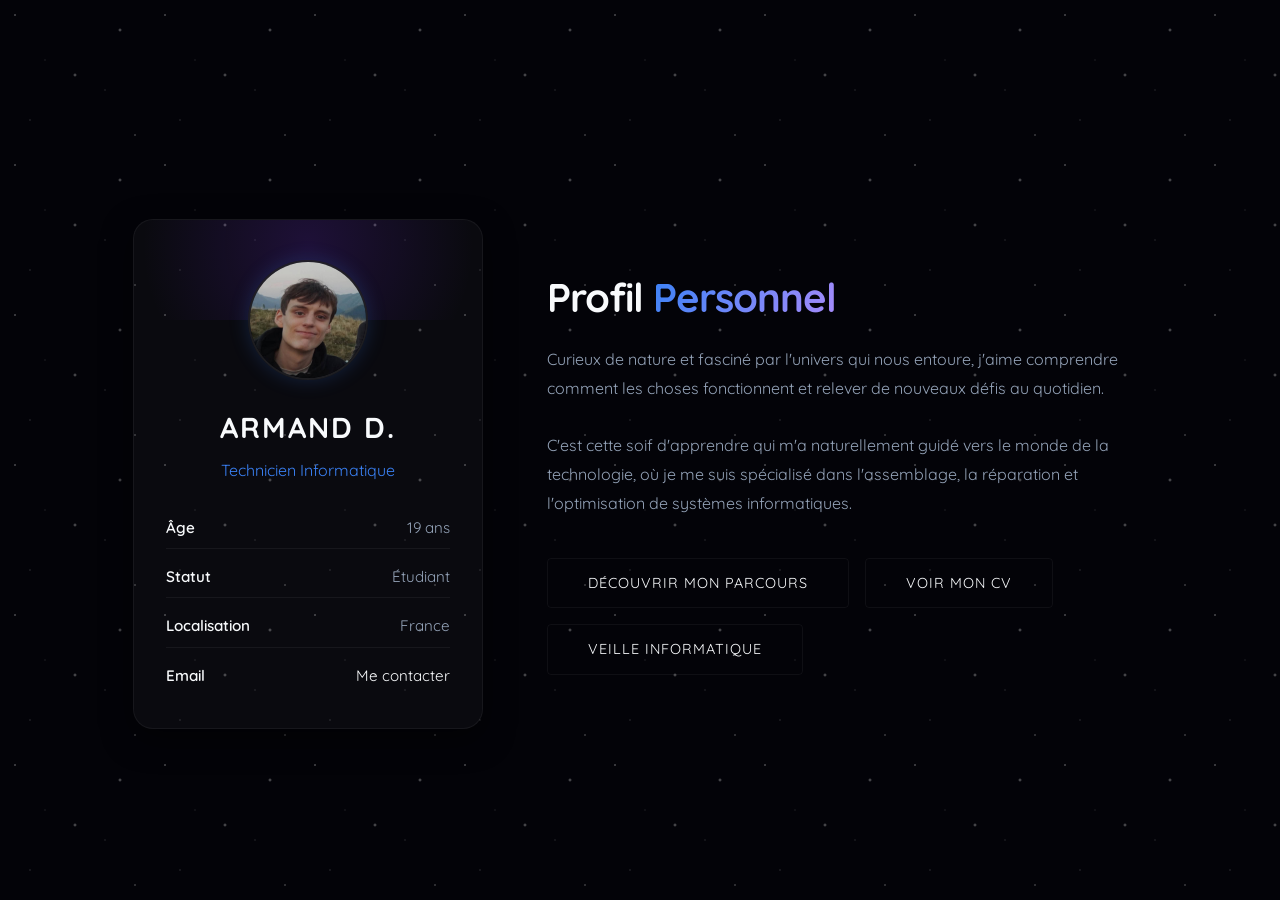
<file: index.html>
<!DOCTYPE html>
<html lang="fr">

<head>
    <meta charset="UTF-8">
    <meta name="viewport" content="width=device-width, initial-scale=1.0">
    <title>Armand | Portfolio</title>
    <link rel="preconnect" href="https://fonts.googleapis.com">
    <link rel="preconnect" href="https://fonts.gstatic.com" crossorigin>
    <link href="https://fonts.googleapis.com/css2?family=Quicksand:wght@400;500;600;700&display=swap" rel="stylesheet">
    <link rel="stylesheet" href="src/style.css">
    <script src="src/components.js"></script>
</head>

<body>

    <site-bg></site-bg>
    <site-nav></site-nav>

    <!-- 1. Qui je suis (À propos) -->


    <!-- 4. Logiciels et Systèmes d'Exploitation -->


    <!-- 5. Contact -->
    <section id="about">
        <div class="section-inner cv-container">
            <!-- Carte CV -->
            <div class="cv-card reveal">
                <div class="cv-photo">
                    <img src="src/FB_IMG_1776241751005.jpg" alt="Photo de profil Armand" />
                </div>
                <h2 class="cv-name">Armand D.</h2>
                <h3 class="cv-title">Technicien Informatique</h3>
                <ul class="cv-details">
                    <li><strong>Âge</strong> <span>19 ans</span></li>
                    <li><strong>Statut</strong> <span>Étudiant</span></li>
                    <li><strong>Localisation</strong> <span>France</span></li>
                    <li><strong>Email</strong> <a href="mailto:armand.delaiguesn@gmail.com"
                            style="color:var(--star-white); text-decoration:none;">Me contacter</a></li>
                </ul>
            </div>

            <!-- Description -->
            <div class="cv-content reveal delay-1">
                <h1>Profil <span class="highlight">Personnel</span></h1>
                <p>
                    Curieux de nature et fasciné par l'univers qui nous entoure, j'aime comprendre comment les choses
                    fonctionnent et relever de nouveaux défis au quotidien.
                    <br><br>
                    C'est cette soif d'apprendre qui m'a naturellement guidé vers le monde de la technologie, où je me
                    suis
                    spécialisé dans l'assemblage, la réparation et l'optimisation de systèmes informatiques.
                </p>
                <div style="margin-top: 2.5rem; display: flex; gap: 1rem; flex-wrap: wrap;">
                    <a href="src/education.html" class="btn">Découvrir mon parcours</a>
                    <a href="src/cv.html" class="btn" target="_blank" rel="noopener noreferrer">Voir mon CV</a>
                    <a href="src/veille_informatique.html" class="btn">Veille Informatique</a>
                </div>
            </div>
        </div>
    </section>

    <site-footer></site-footer>

    <!-- Script Javascript pour l'animation au défilement (Scroll Reveal) -->
    <script src="src/script.js"></script>
</body>

</html>
</file>
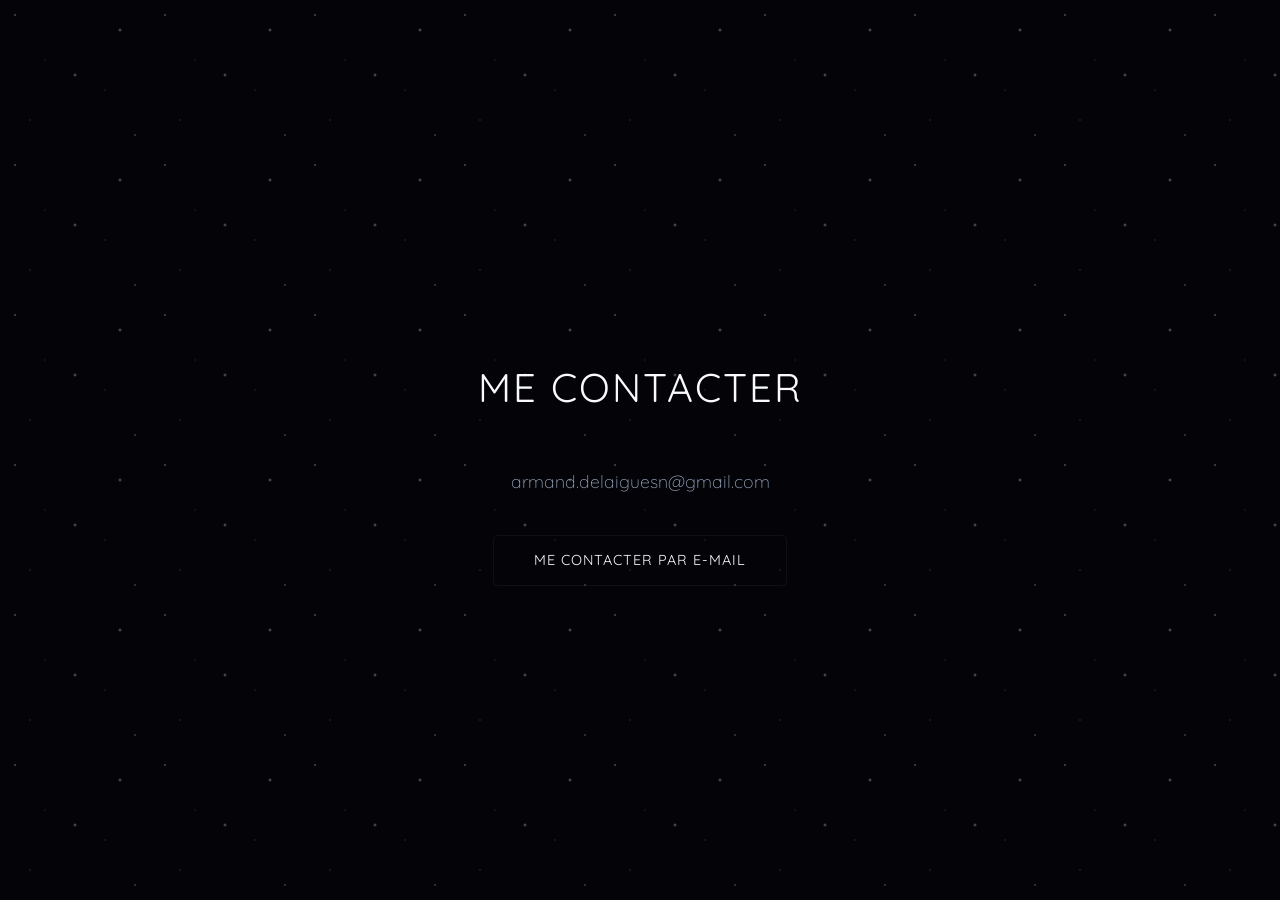
<file: contact.html>
<!DOCTYPE html>
<html lang="fr">

<head>
    <meta charset="UTF-8">
    <meta name="viewport" content="width=device-width, initial-scale=1.0">
    <title>Armand | Portfolio</title>
    <link rel="preconnect" href="https://fonts.googleapis.com">
    <link rel="preconnect" href="https://fonts.gstatic.com" crossorigin>
    <link href="https://fonts.googleapis.com/css2?family=Quicksand:wght@400;500;600;700&display=swap" rel="stylesheet">
    <link rel="stylesheet" href="style.css">
    <script src="components.js"></script>
</head>

<body>

    <site-bg></site-bg>
    <site-nav></site-nav>

    <!-- 1. Qui je suis (À propos) -->
    

    <!-- 4. Logiciels et Systèmes d'Exploitation -->
    

    <!-- 5. Contact -->
    <section id="contact">
        <div class="section-inner" style="text-align: center;">
            <h2 class="reveal">Me contacter</h2>
            <p class="text-centered reveal delay-1">armand.delaiguesn@gmail.com</p>
            <div class="reveal delay-2" style="margin-top: 2rem;">
                <a href="mailto:armand.delaiguesn@gmail.com" class="btn">Me contacter par E-mail</a>
            </div>
        </div>
    </section>

    <site-footer></site-footer>

    <!-- Script Javascript pour l'animation au défilement (Scroll Reveal) -->
    <script src="script.js"></script>
</body>

</html>
</file>
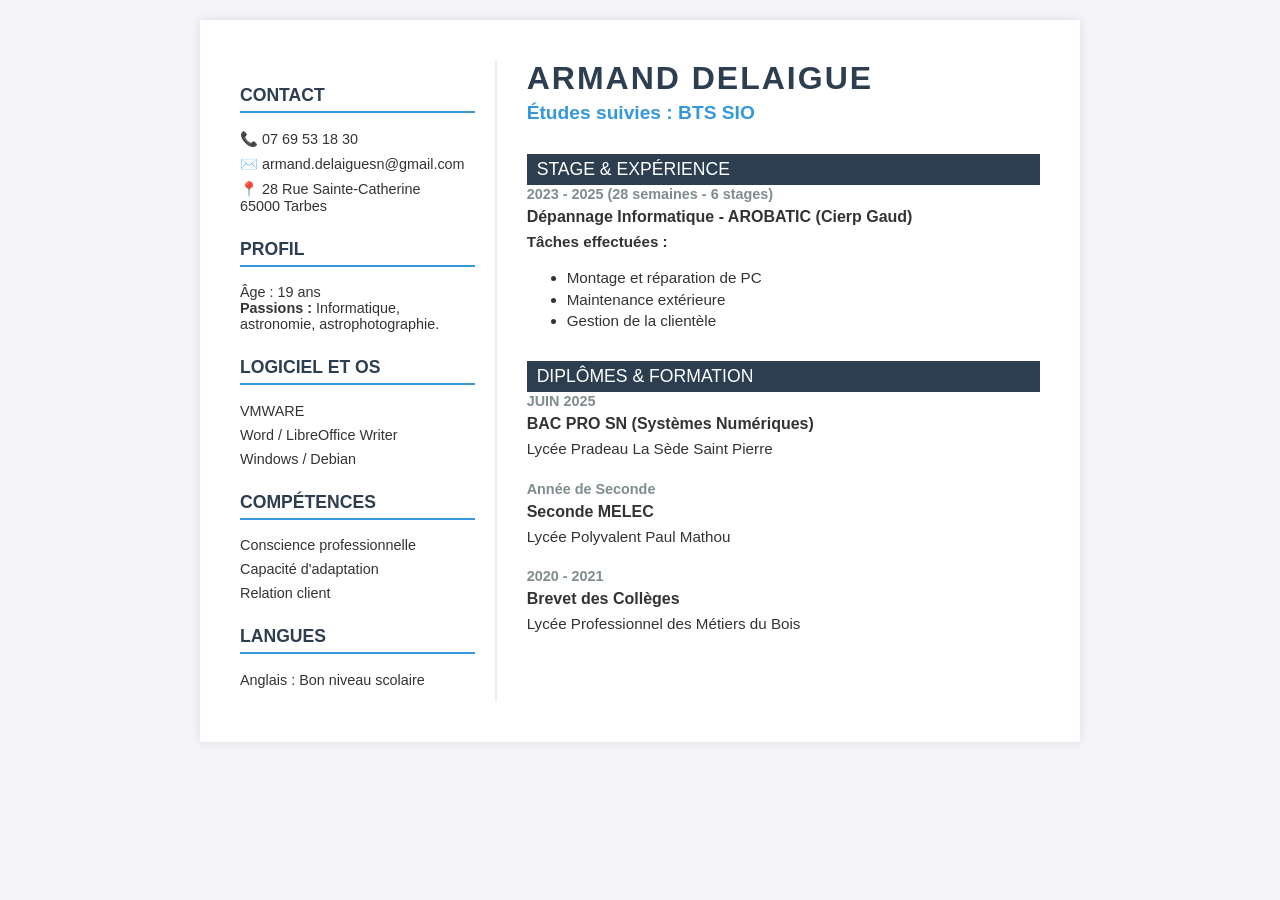
<file: cv.html>
<!DOCTYPE html>
<html lang="fr">

<head>
    <meta charset="UTF-8">
    <meta name="viewport" content="width=device-width, initial-scale=1.0">
    <title>CV - Armand Delaigue</title>
    <style>
        body {
            font-family: 'Segoe UI', Tahoma, Geneva, Verdana, sans-serif;
            background-color: #f4f4f9;
            color: #333;
            margin: 0;
            padding: 20px;
            display: flex;
            justify-content: center;
        }

        .cv-container {
            background-color: #fff;
            width: 800px;
            padding: 40px;
            box-shadow: 0 0 10px rgba(0, 0, 0, 0.1);
            display: grid;
            grid-template-columns: 1fr 2fr;
            gap: 30px;
        }

        /* Colonne de Gauche */
        .sidebar {
            border-right: 2px solid #eeeeee;
            padding-right: 20px;
        }

        .sidebar h3 {
            color: #2c3e50;
            border-bottom: 2px solid #3498db;
            padding-bottom: 5px;
            margin-top: 25px;
            font-size: 1.1rem;
        }

        .contact-info,
        .skills,
        .languages {
            list-style: none;
            padding: 0;
            font-size: 0.9rem;
        }

        .contact-info li,
        .skills li {
            margin-bottom: 8px;
        }

        /* Colonne de Droite */
        .main-content h1 {
            margin: 0;
            color: #2c3e50;
            text-transform: uppercase;
            letter-spacing: 2px;
        }

        .main-content h2 {
            color: #3498db;
            font-size: 1.2rem;
            margin-top: 5px;
        }

        .section-title {
            background-color: #2c3e50;
            color: white;
            padding: 5px 10px;
            margin-top: 30px;
            font-size: 1.1rem;
        }

        .experience,
        .education {
            margin-bottom: 20px;
        }

        .date {
            font-weight: bold;
            color: #7f8c8d;
            font-size: 0.9rem;
        }

        .job-title {
            font-weight: bold;
            display: block;
            margin: 5px 0;
        }

        .description {
            font-size: 0.95rem;
            line-height: 1.4;
        }
    </style>
    <script src="components.js"></script>
</head>

<body>

    <div class="cv-container">
        <div class="sidebar">
            <h3>CONTACT</h3>
            <ul class="contact-info">
                <li>📞 07 69 53 18 30</li>
                <li>✉️ armand.delaiguesn@gmail.com</li>
                <li>📍 28 Rue Sainte-Catherine<br>65000 Tarbes</li>
            </ul>

            <h3>PROFIL</h3>
            <p style="font-size: 0.9rem;">
                Âge : 19 ans<br>
                <strong>Passions :</strong> Informatique, astronomie, astrophotographie.
            </p>

            <h3>LOGICIEL ET OS</h3>
            <ul class="skills">
                <li>VMWARE</li>
                <li>Word / LibreOffice Writer</li>
                <li>Windows / Debian</li>
            </ul>

            <h3>COMPÉTENCES</h3>
            <ul class="skills">
                <li>Conscience professionnelle</li>
                <li>Capacité d'adaptation</li>
                <li>Relation client</li>
            </ul>

            <h3>LANGUES</h3>
            <p style="font-size: 0.9rem;">Anglais : Bon niveau scolaire</p>
        </div>

        <div class="main-content">
            <h1>Armand Delaigue</h1>
            <h2>Études suivies : BTS SIO</h2>

            <div class="section-title">STAGE & EXPÉRIENCE</div>
            <div class="experience">
                <span class="date">2023 - 2025 (28 semaines - 6 stages)</span>
                <span class="job-title">Dépannage Informatique - AROBATIC (Cierp Gaud)</span>
                <div class="description">
                    <strong>Tâches effectuées :</strong>
                    <ul>
                        <li>Montage et réparation de PC</li>
                        <li>Maintenance extérieure</li>
                        <li>Gestion de la clientèle</li>
                    </ul>
                </div>
            </div>

            <div class="section-title">DIPLÔMES & FORMATION</div>

            <div class="education">
                <span class="date">JUIN 2025</span>
                <span class="job-title">BAC PRO SN (Systèmes Numériques)</span>
                <span class="description">Lycée Pradeau La Sède Saint Pierre</span>
            </div>

            <div class="education">
                <span class="date">Année de Seconde</span>
                <span class="job-title">Seconde MELEC</span>
                <span class="description">Lycée Polyvalent Paul Mathou</span>
            </div>

            <div class="education">
                <span class="date">2020 - 2021</span>
                <span class="job-title">Brevet des Collèges</span>
                <span class="description">Lycée Professionnel des Métiers du Bois</span>
            </div>
        </div>
    </div>

</body>

</html>
</file>
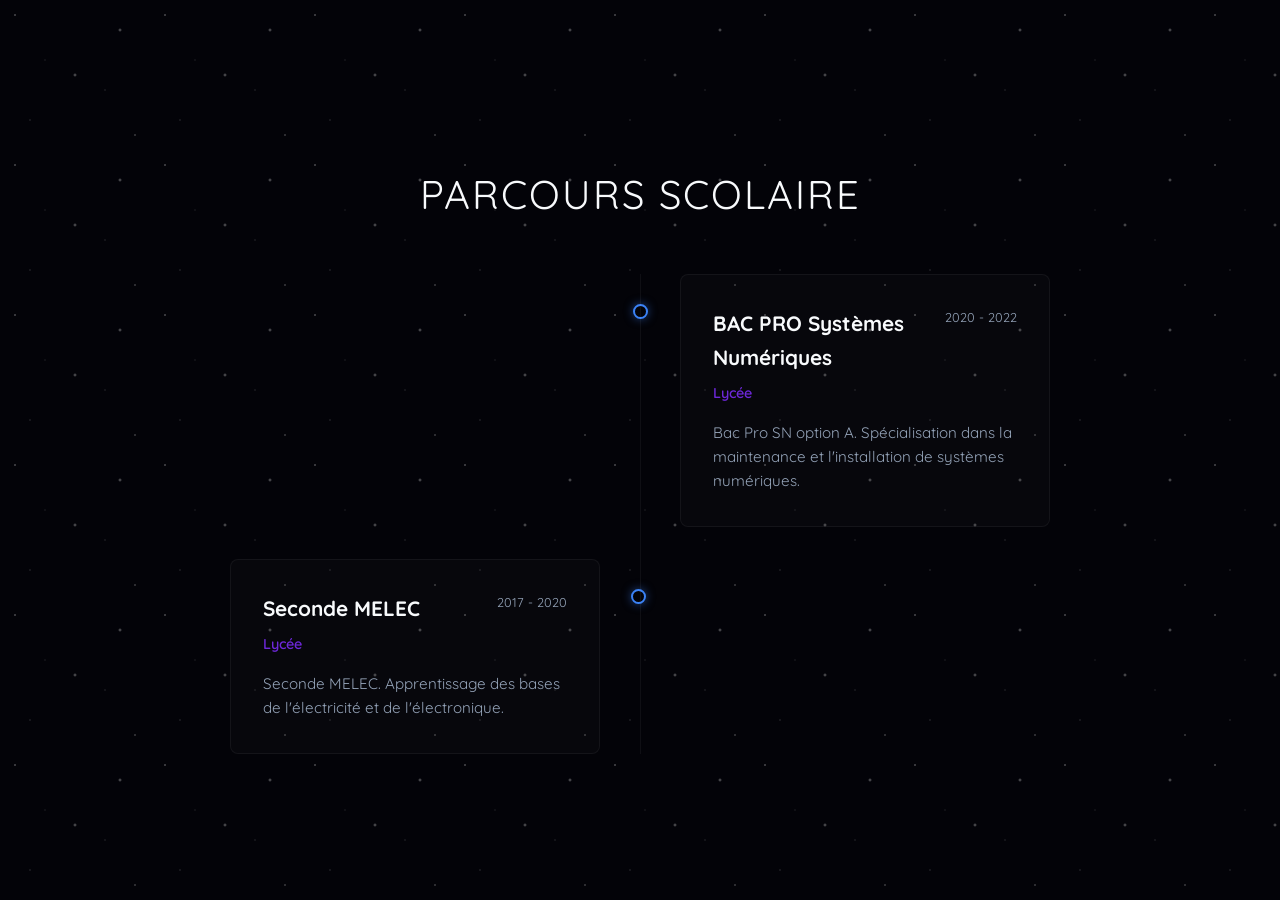
<file: education.html>
<!DOCTYPE html>
<html lang="fr">

<head>
    <meta charset="UTF-8">
    <meta name="viewport" content="width=device-width, initial-scale=1.0">
    <title>Armand | Portfolio</title>
    <link rel="preconnect" href="https://fonts.googleapis.com">
    <link rel="preconnect" href="https://fonts.gstatic.com" crossorigin>
    <link href="https://fonts.googleapis.com/css2?family=Quicksand:wght@400;500;600;700&display=swap" rel="stylesheet">
    <link rel="stylesheet" href="style.css">
    <script src="components.js"></script>
</head>

<body>

    <site-bg></site-bg>
    <site-nav></site-nav>

    <!-- 1. Qui je suis (À propos) -->
    

    <!-- 4. Logiciels et Systèmes d'Exploitation -->
    

    <!-- 5. Contact -->
    <section id="education">
        <div class="section-inner">
            <h2 class="reveal">Parcours Scolaire</h2>
            <div class="timeline">
                <div class="timeline-item right reveal delay-1">
                    <div class="content">
                        <span class="date">2020 - 2022</span>
                        <h3>BAC PRO Systèmes Numériques</h3>
                        <h4>Lycée</h4>
                        <p>Bac Pro SN option A. Spécialisation dans la maintenance et l'installation de systèmes
                            numériques.</p>
                    </div>
                </div>
                <div class="timeline-item left reveal delay-2">
                    <div class="content">
                        <span class="date">2017 - 2020</span>
                        <h3>Seconde MELEC</h3>
                        <h4>Lycée</h4>
                        <p>Seconde MELEC. Apprentissage des bases de l'électricité et de l'électronique.</p>
                    </div>
                </div>
            </div>
        </div>
    </section>

    <site-footer></site-footer>

    <!-- Script Javascript pour l'animation au défilement (Scroll Reveal) -->
    <script src="script.js"></script>
</body>

</html>
</file>
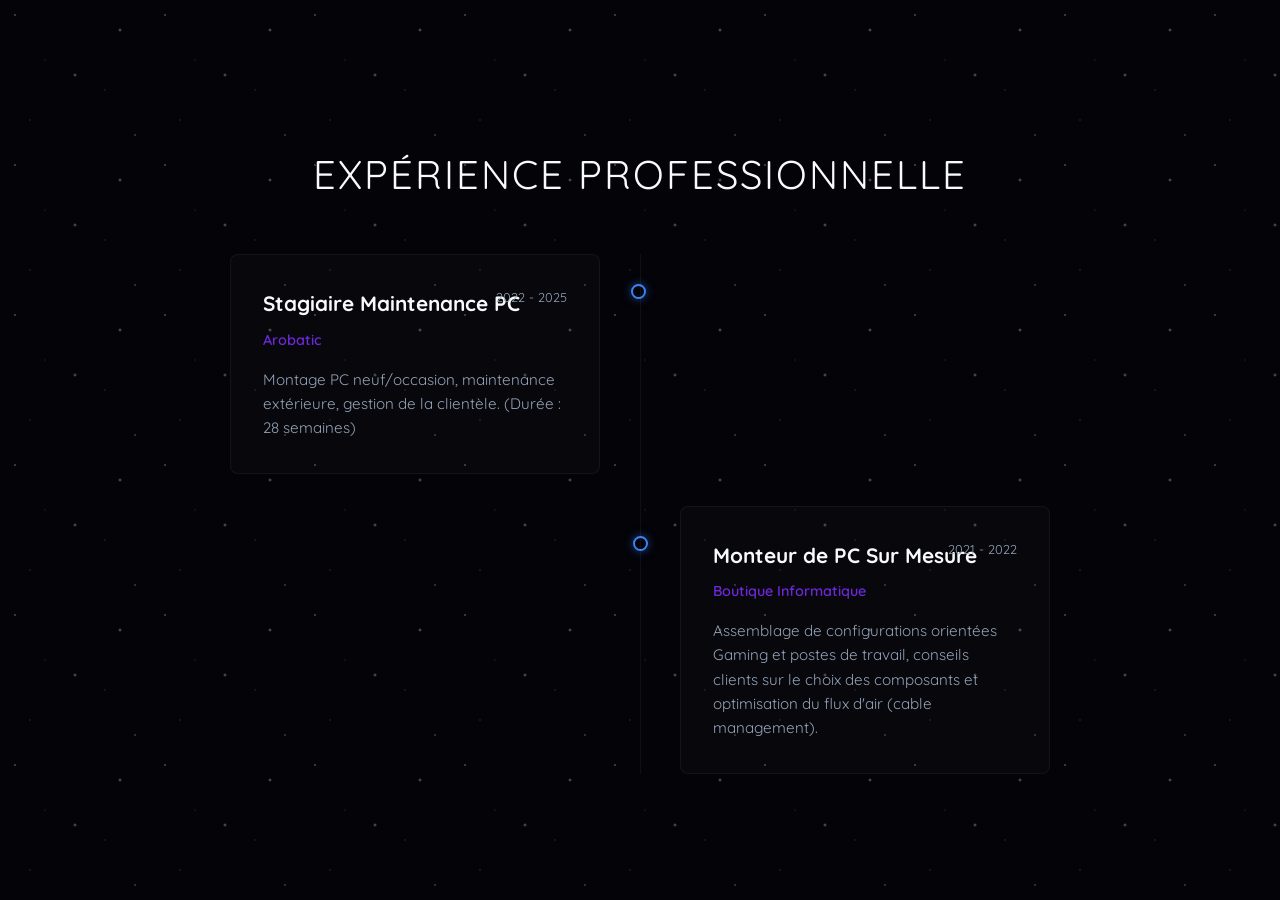
<file: experience.html>
<!DOCTYPE html>
<html lang="fr">

<head>
    <meta charset="UTF-8">
    <meta name="viewport" content="width=device-width, initial-scale=1.0">
    <title>Armand | Portfolio</title>
    <link rel="preconnect" href="https://fonts.googleapis.com">
    <link rel="preconnect" href="https://fonts.gstatic.com" crossorigin>
    <link href="https://fonts.googleapis.com/css2?family=Quicksand:wght@400;500;600;700&display=swap" rel="stylesheet">
    <link rel="stylesheet" href="style.css">
    <script src="components.js"></script>
</head>

<body>

    <site-bg></site-bg>
    <site-nav></site-nav>

    <!-- 1. Qui je suis (À propos) -->
    

    <!-- 4. Logiciels et Systèmes d'Exploitation -->
    

    <!-- 5. Contact -->
    <section id="experience">
        <div class="section-inner">
            <h2 class="reveal">Expérience Professionnelle</h2>
            <div class="timeline">
                <div class="timeline-item left reveal delay-1">
                    <div class="content">
                        <span class="date">2022 - 2025</span>
                        <h3>Stagiaire Maintenance PC</h3>
                        <h4>Arobatic</h4>
                        <p>Montage PC neuf/occasion, maintenance extérieure, gestion de la clientèle. (Durée : 28
                            semaines)</p>
                    </div>
                </div>
                <div class="timeline-item right reveal delay-2">
                    <div class="content">
                        <span class="date">2021 - 2022</span>
                        <h3>Monteur de PC Sur Mesure</h3>
                        <h4>Boutique Informatique</h4>
                        <p>Assemblage de configurations orientées Gaming et postes de travail, conseils clients sur le
                            choix des composants et optimisation du flux d'air (cable management).</p>
                    </div>
                </div>
            </div>
        </div>
    </section>

    <site-footer></site-footer>

    <!-- Script Javascript pour l'animation au défilement (Scroll Reveal) -->
    <script src="script.js"></script>
</body>

</html>
</file>
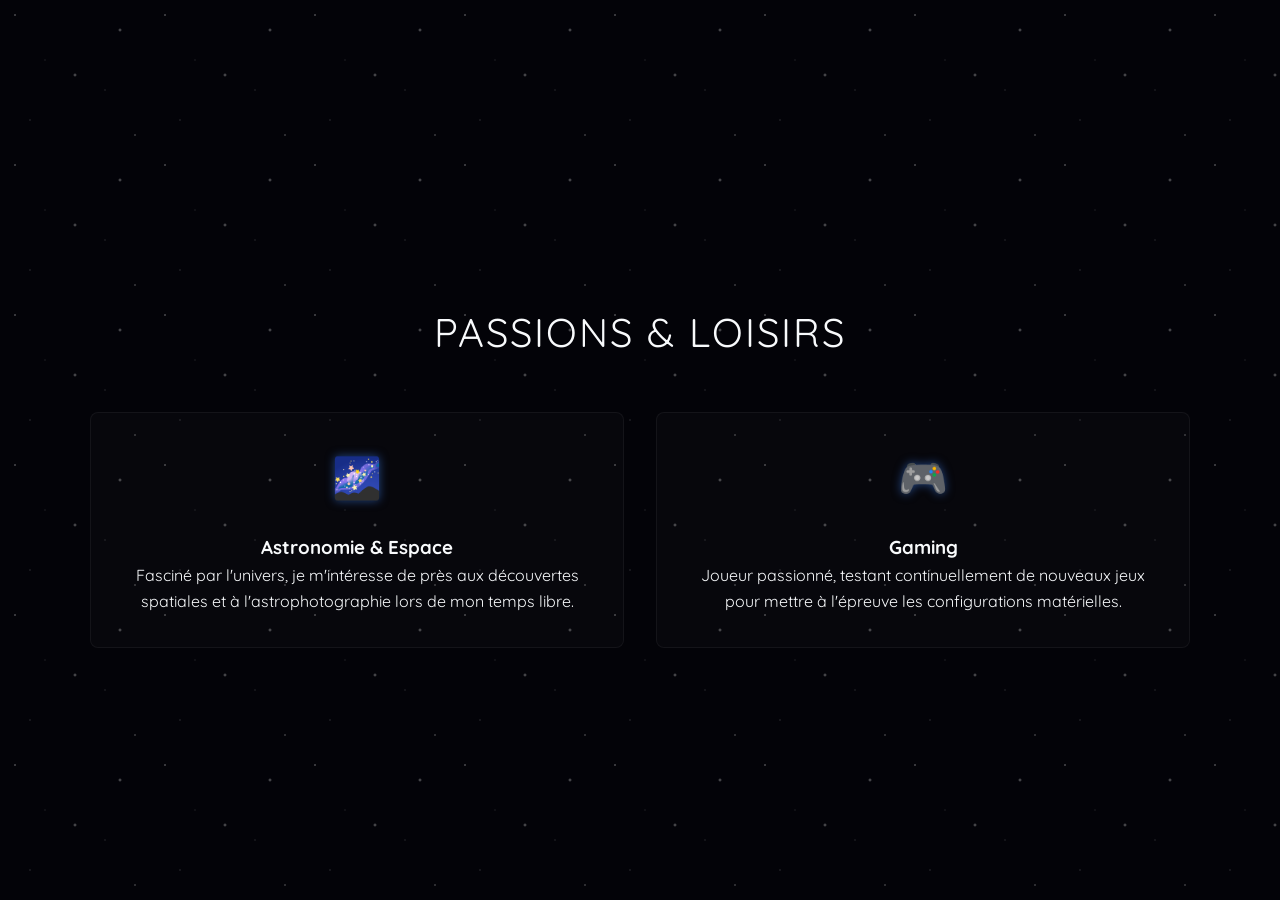
<file: passions.html>
<!DOCTYPE html>
<html lang="fr">

<head>
    <meta charset="UTF-8">
    <meta name="viewport" content="width=device-width, initial-scale=1.0">
    <title>Armand | Portfolio</title>
    <link rel="preconnect" href="https://fonts.googleapis.com">
    <link rel="preconnect" href="https://fonts.gstatic.com" crossorigin>
    <link href="https://fonts.googleapis.com/css2?family=Quicksand:wght@400;500;600;700&display=swap" rel="stylesheet">
    <link rel="stylesheet" href="style.css">
    <script src="components.js"></script>
</head>

<body>

    <site-bg></site-bg>
    <site-nav></site-nav>

    <!-- 1. Qui je suis (À propos) -->
    

    <!-- 4. Logiciels et Systèmes d'Exploitation -->
    

    <!-- 5. Contact -->
    <section id="passions">
        <div class="section-inner">
            <h2 class="reveal">Passions & Loisirs</h2>
            <div class="grid">
                <div class="grid-card reveal delay-1">
                    <div class="icon">🌌</div>
                    <h3>Astronomie & Espace</h3>
                    <p>Fasciné par l'univers, je m'intéresse de près aux découvertes spatiales et à l'astrophotographie
                        lors de mon temps libre.</p>
                </div>
                <div class="grid-card reveal delay-2">
                    <div class="icon">🎮</div>
                    <h3>Gaming</h3>
                    <p>Joueur passionné, testant continuellement de nouveaux jeux pour mettre à l'épreuve les
                        configurations matérielles.</p>
                </div>
            </div>
        </div>
    </section>

    <site-footer></site-footer>

    <!-- Script Javascript pour l'animation au défilement (Scroll Reveal) -->
    <script src="script.js"></script>
</body>

</html>
</file>
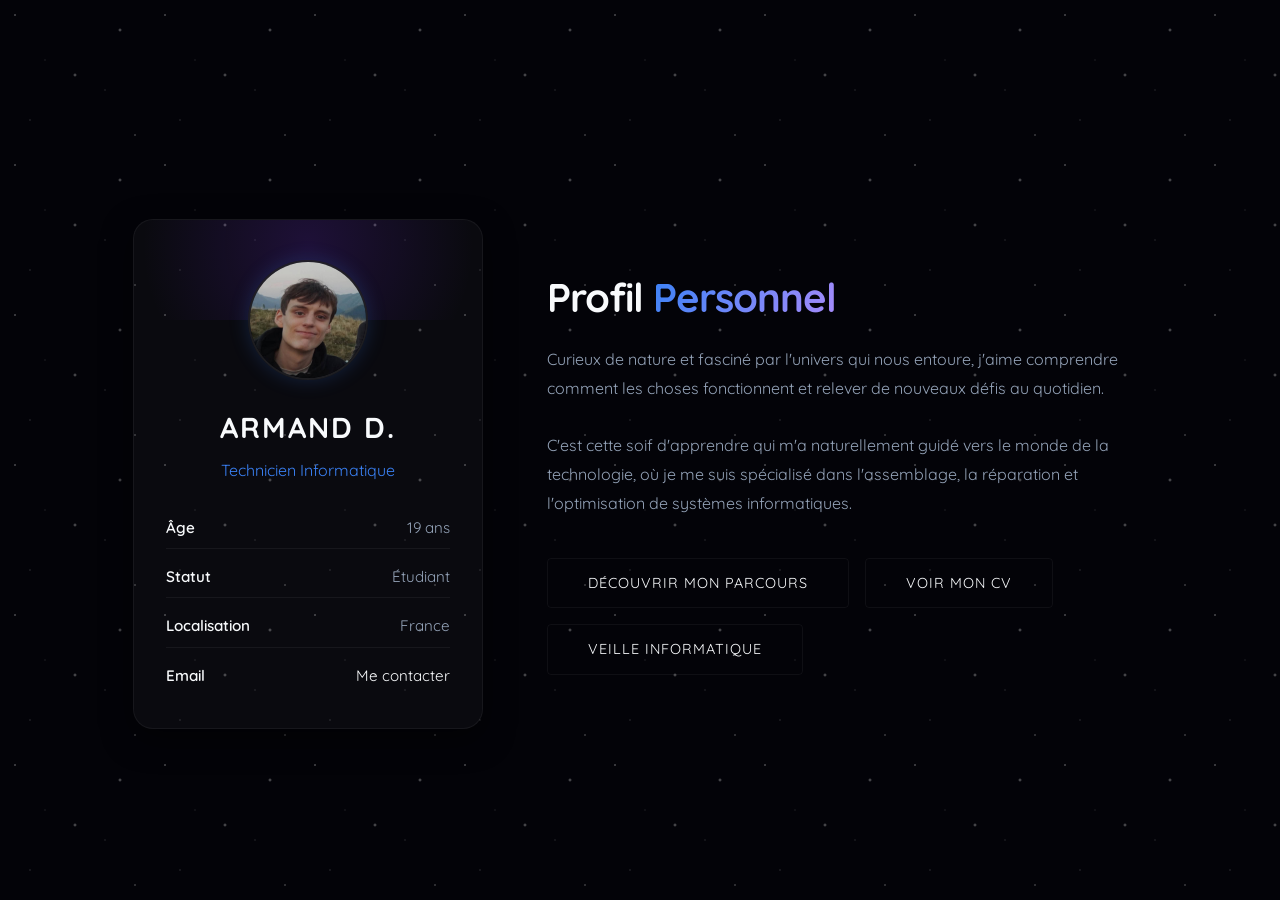
<file: principal.html>
<!DOCTYPE html>
<html lang="fr">

<head>
    <meta charset="UTF-8">
    <meta name="viewport" content="width=device-width, initial-scale=1.0">
    <title>Armand | Portfolio</title>
    <link rel="preconnect" href="https://fonts.googleapis.com">
    <link rel="preconnect" href="https://fonts.gstatic.com" crossorigin>
    <link href="https://fonts.googleapis.com/css2?family=Quicksand:wght@400;500;600;700&display=swap" rel="stylesheet">
    <link rel="stylesheet" href="style.css">
    <script src="components.js"></script>
</head>

<body>

    <site-bg></site-bg>
    <site-nav></site-nav>

    <!-- 1. Qui je suis (À propos) -->


    <!-- 4. Logiciels et Systèmes d'Exploitation -->


    <!-- 5. Contact -->
    <section id="about">
        <div class="section-inner cv-container">
            <!-- Carte CV -->
            <div class="cv-card reveal">
                <div class="cv-photo">
                    <img src="FB_IMG_1776241751005.jpg" alt="Photo de profil Armand" />
                </div>
                <h2 class="cv-name">Armand D.</h2>
                <h3 class="cv-title">Technicien Informatique</h3>
                <ul class="cv-details">
                    <li><strong>Âge</strong> <span>19 ans</span></li>
                    <li><strong>Statut</strong> <span>Étudiant</span></li>
                    <li><strong>Localisation</strong> <span>France</span></li>
                    <li><strong>Email</strong> <a href="mailto:armand.delaiguesn@gmail.com"
                            style="color:var(--star-white); text-decoration:none;">Me contacter</a></li>
                </ul>
            </div>

            <!-- Description -->
            <div class="cv-content reveal delay-1">
                <h1>Profil <span class="highlight">Personnel</span></h1>
                <p>
                    Curieux de nature et fasciné par l'univers qui nous entoure, j'aime comprendre comment les choses
                    fonctionnent et relever de nouveaux défis au quotidien.
                    <br><br>
                    C'est cette soif d'apprendre qui m'a naturellement guidé vers le monde de la technologie, où je me
                    suis
                    spécialisé dans l'assemblage, la réparation et l'optimisation de systèmes informatiques.
                </p>
                <div style="margin-top: 2.5rem; display: flex; gap: 1rem; flex-wrap: wrap;">
                    <a href="#education" class="btn">Découvrir mon parcours</a>
                    <a href="cv.html" class="btn" target="_blank" rel="noopener noreferrer">Voir mon CV</a>
                    <a href="veille_informatique.html" class="btn">Veille Informatique</a>
                </div>
            </div>
        </div>
    </section>

    <site-footer></site-footer>

    <!-- Script Javascript pour l'animation au défilement (Scroll Reveal) -->
    <script src="script.js"></script>
</body>

</html>
</file>
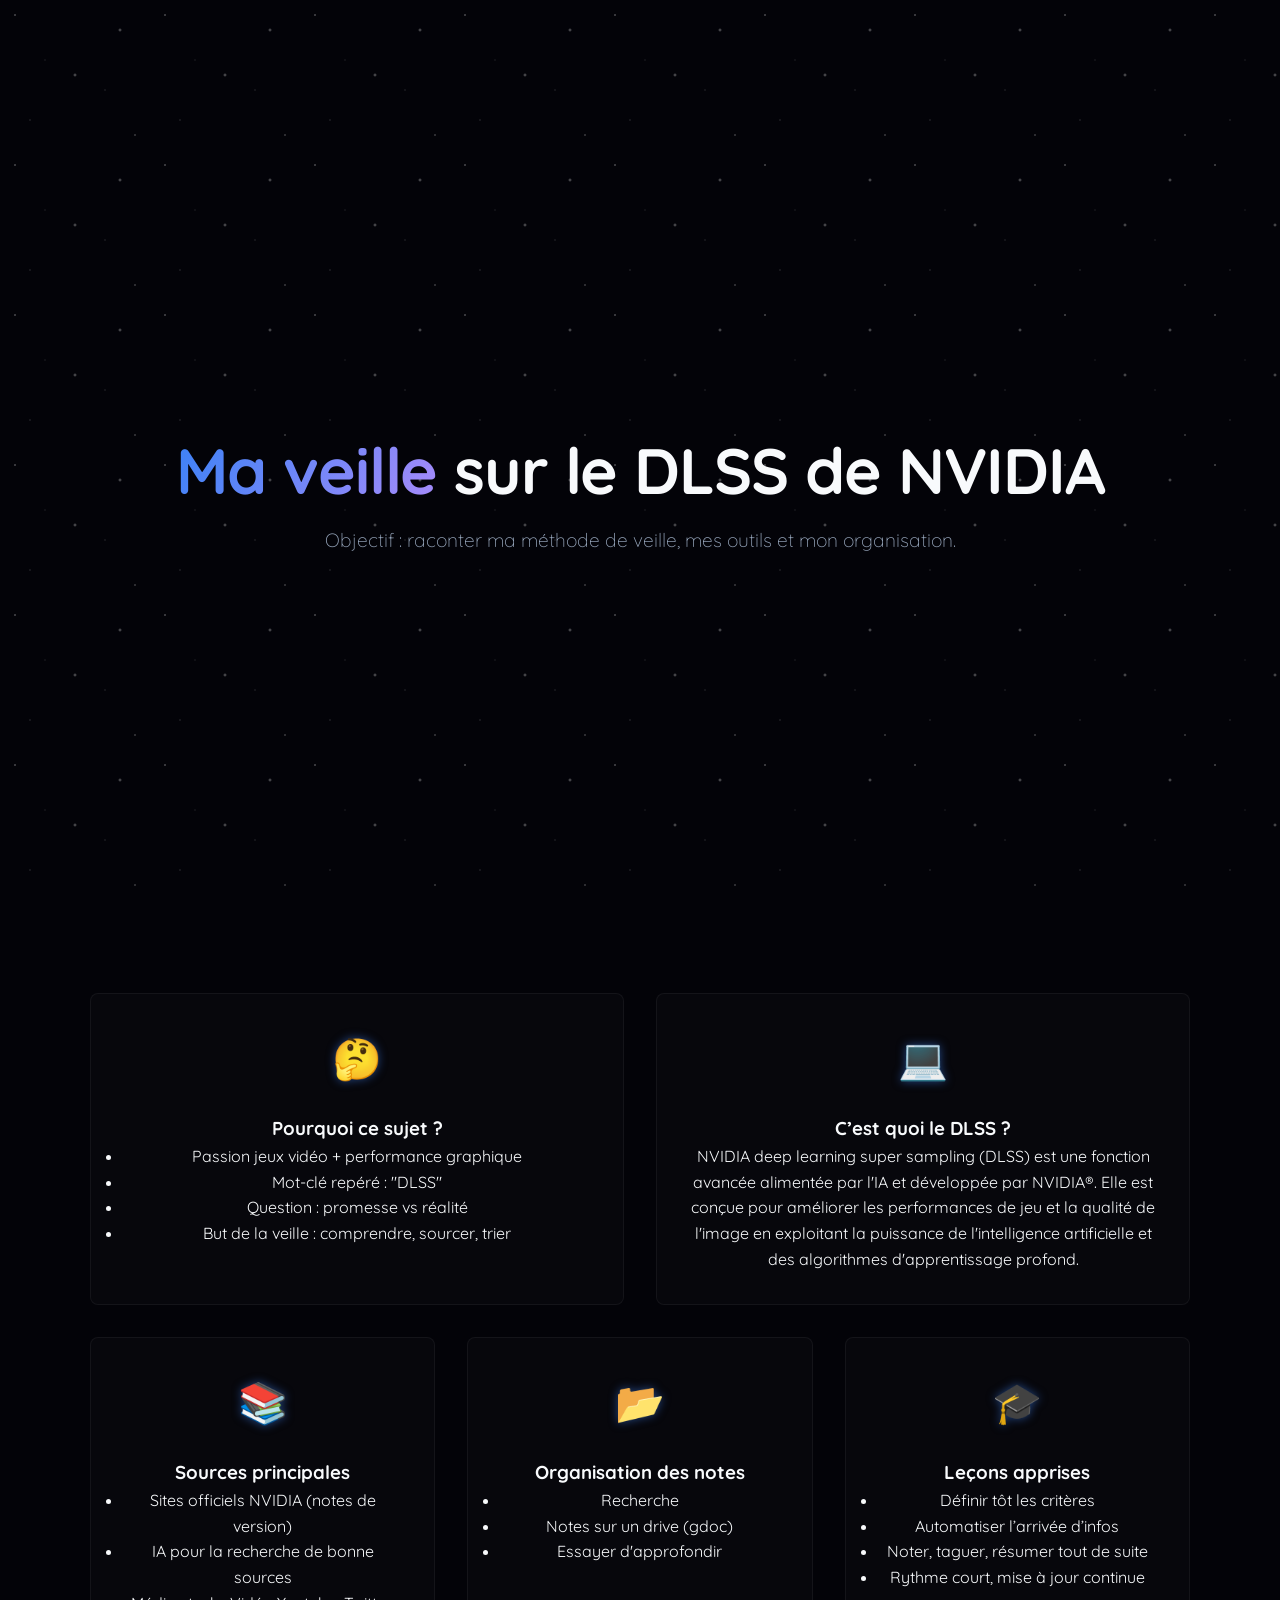
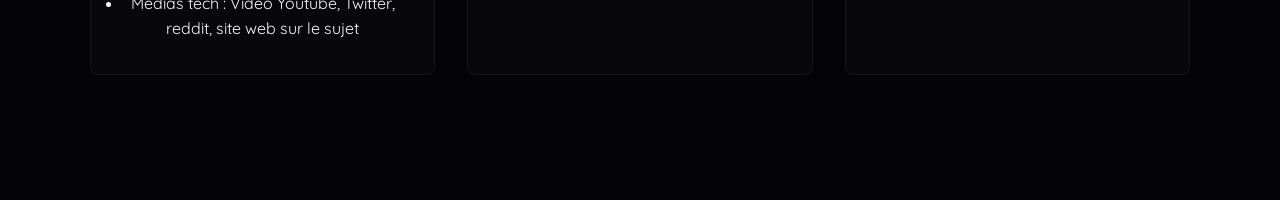
<file: veille_informatique.html>
<!DOCTYPE html>
<html lang="fr">

<head>
    <meta charset="UTF-8">
    <meta name="viewport" content="width=device-width, initial-scale=1.0">
    <title>Armand | Veille Informatique</title>
    <link rel="preconnect" href="https://fonts.googleapis.com">
    <link rel="preconnect" href="https://fonts.gstatic.com" crossorigin>
    <link href="https://fonts.googleapis.com/css2?family=Quicksand:wght@300;400;500;600;700&display=swap" rel="stylesheet">
    <link rel="stylesheet" href="style.css">
    <script src="components.js"></script>
</head>

<body>

    <site-bg></site-bg>
    <site-nav></site-nav>

    <!-- En-tête de la veille -->
    <section id="veille-intro" style="padding-top: 10rem; padding-bottom: 2rem;">
        <div class="section-inner" style="text-align: center;">
            <h1 class="reveal"><span class="highlight">Ma veille</span> sur le DLSS de NVIDIA</h1>
            <p class="text-centered reveal delay-1" style="font-size: 1.2rem;">
                Objectif : raconter ma méthode de veille, mes outils et mon organisation.
            </p>
        </div>
    </section>

    <!-- Contenu de la veille -->
    <section id="veille-content" style="padding-top: 2rem;">
        <div class="section-inner">
            <div class="grid">
                <div class="grid-card reveal">
                    <div class="icon">🤔</div>
                    <h3>Pourquoi ce sujet ?</h3>
                    <ul>
                        <li>Passion jeux vidéo + performance graphique</li>
                        <li>Mot-clé repéré : "DLSS"</li>
                        <li>Question : promesse vs réalité</li>
                        <li>But de la veille : comprendre, sourcer, trier</li>
                    </ul>
                </div>

                <div class="grid-card reveal delay-1">
                    <div class="icon">💻</div>
                    <h3>C’est quoi le DLSS ?</h3>
                    <p>
                        NVIDIA deep learning super sampling (DLSS) est une fonction avancée alimentée par l'IA et développée par NVIDIA®. Elle est conçue pour améliorer les performances de jeu et la qualité de l'image en exploitant la puissance de l'intelligence artificielle et des algorithmes d'apprentissage profond.
                    </p>
                </div>
            </div>

            <div class="grid" style="margin-top: 2rem;">
                <div class="grid-card reveal delay-2">
                    <div class="icon">📚</div>
                    <h3>Sources principales</h3>
                    <ul>
                        <li>Sites officiels NVIDIA (notes de version)</li>
                        <li>IA pour la recherche de bonne sources</li>
                        <li>Médias tech : Vidéo Youtube, Twitter, reddit, site web sur le sujet</li>
                    </ul>
                </div>

                <div class="grid-card reveal delay-3">
                    <div class="icon">📂</div>
                    <h3>Organisation des notes</h3>
                    <ul>
                        <li>Recherche</li>
                        <li>Notes sur un drive (gdoc)</li>
                        <li>Essayer d'approfondir</li>
                    </ul>
                </div>

                <div class="grid-card reveal delay-4">
                    <div class="icon">🎓</div>
                    <h3>Leçons apprises</h3>
                    <ul>
                        <li>Définir tôt les critères</li>
                        <li>Automatiser l’arrivée d’infos</li>
                        <li>Noter, taguer, résumer tout de suite</li>
                        <li>Rythme court, mise à jour continue</li>
                    </ul>
                </div>
            </div>
        </div>
    </section>

    <site-footer></site-footer>

    <script src="script.js"></script>
</body>

</html>
</file>
<file: src/style.css>
:root {
            --space-dark: #030308;
            --star-white: #f8fafc;
            --nebula-purple: #6d28d9;
            --nebula-blue: #3b82f6;
            --text-muted: #94a3b8;
            --glass: rgba(255, 255, 255, 0.02);
            --glass-border: rgba(255, 255, 255, 0.05);
        }

        :root[data-theme="light"] {
            --space-dark: #f8fafc;
            --star-white: #0f172a;
            --nebula-purple: #8b5cf6;
            --nebula-blue: #3b82f6;
            --text-muted: #475569;
            --glass: rgba(0, 0, 0, 0.02);
            --glass-border: rgba(0, 0, 0, 0.1);
        }

        :root[data-theme="light"] body {
            transition: background-color 0.5s ease, color 0.5s ease;
        }

        :root[data-theme="light"] body::before,
        :root[data-theme="light"] body::after,
        :root[data-theme="light"] .shooting-stars {
            filter: invert(1);
            opacity: 0.15;
        }

        :root[data-theme="light"] .galaxy {
            mix-blend-mode: multiply;
            opacity: 0.4;
        }

        :root[data-theme="light"] nav {
            background: rgba(248, 250, 252, 0.8);
        }

        :root[data-theme="light"] .cv-photo {
            background: #f8fafc;
            border-color: rgba(0, 0, 0, 0.1);
        }

        :root[data-theme="light"] .content:hover,
        :root[data-theme="light"] .grid-card:hover,
        :root[data-theme="light"] .skill-item:hover {
            border-color: rgba(0, 0, 0, 0.15);
            background: rgba(0, 0, 0, 0.03);
        }

        :root[data-theme="light"] .btn:hover {
            border-color: rgba(0, 0, 0, 0.3);
        }

        :root[data-theme="light"] .btn::before {
            background: linear-gradient(90deg, transparent, rgba(0, 0, 0, 0.05), transparent);
        }

        :root[data-theme="light"] .cv-details li {
            border-bottom: 1px solid rgba(0, 0, 0, 0.05);
        }

        :root[data-theme="light"] .skill-item img[src*="white"] {
            filter: invert(1);
        }

        * {
            margin: 0;
            padding: 0;
            box-sizing: border-box;
            font-family: 'Quicksand', sans-serif;
        }

        html {
            scroll-behavior: smooth;
        }

        body {
            background-color: var(--space-dark);
            color: var(--star-white);
            line-height: 1.6;
            overflow-x: hidden;
            position: relative;
        }

        /* Minimalist Starry Background */
        body::before {
            content: '';
            position: fixed;
            top: 0;
            left: 0;
            width: 100vw;
            height: 100vh;
            background-image:
                radial-gradient(1.5px 1.5px at 10% 10%, #fff, transparent),
                radial-gradient(1px 1px at 20% 80%, rgba(255, 255, 255, 0.7), transparent),
                radial-gradient(2px 2px at 80% 20%, #fff, transparent),
                radial-gradient(1.5px 1.5px at 90% 90%, rgba(255, 255, 255, 0.8), transparent),
                radial-gradient(2px 2px at 50% 50%, #fff, transparent),
                radial-gradient(1px 1px at 30% 40%, rgba(255, 255, 255, 0.5), transparent),
                radial-gradient(1px 1px at 70% 60%, rgba(255, 255, 255, 0.6), transparent);
            background-size: 150px 150px;
            opacity: 0.4;
            z-index: -2;
            animation: starsMove 100s linear infinite;
        }

        /* Deuxième couche pour effet scintillant */
        body::after {
            content: '';
            position: fixed;
            top: 0;
            left: 0;
            width: 100vw;
            height: 100vh;
            background-image:
                radial-gradient(1px 1px at 15% 15%, #fff, transparent),
                radial-gradient(1.5px 1.5px at 25% 75%, rgba(255, 255, 255, 0.9), transparent),
                radial-gradient(1px 1px at 85% 25%, #fff, transparent),
                radial-gradient(2px 2px at 75% 85%, rgba(255, 255, 255, 0.8), transparent),
                radial-gradient(1.5px 1.5px at 45% 65%, #fff, transparent);
            background-size: 200px 200px;
            opacity: 0;
            z-index: -2;
            animation: starsTwinkle 5s ease-in-out infinite alternate, starsMove 150s linear infinite;
        }

        @keyframes starsMove {
            from {
                transform: translateY(0);
            }

            to {
                transform: translateY(-150px);
            }
        }

        @keyframes starsTwinkle {
            0% {
                opacity: 0.1;
            }

            100% {
                opacity: 0.6;
            }
        }

        /* Subtle Nebula Glow */
        .nebula {
            position: fixed;
            top: 50%;
            left: 50%;
            transform: translate(-50%, -50%);
            width: 70vw;
            height: 70vh;
            background: radial-gradient(circle, rgba(109, 40, 217, 0.1) 0%, rgba(59, 130, 246, 0.05) 40%, transparent 70%);
            filter: blur(80px);
            z-index: -1;
            pointer-events: none;
            transition: all 1s ease;
            animation: pulseNebula 8s ease-in-out infinite alternate;
        }

        @keyframes pulseNebula {
            0% {
                opacity: 0.5;
            }

            100% {
                opacity: 1;
            }
        }

        /* Galaxies */
        .galaxy {
            position: fixed;
            z-index: -3;
            pointer-events: none;
        }

        .galaxy-1 {
            top: 15%;
            left: 5%;
            width: 40vw;
            height: 40vw;
            background:
                radial-gradient(circle at center, rgba(167, 139, 250, 0.2) 0%, rgba(139, 92, 246, 0.05) 30%, transparent 60%),
                conic-gradient(from 0deg at 50% 50%, rgba(167, 139, 250, 0.1) 0deg, transparent 60deg, rgba(167, 139, 250, 0.1) 180deg, transparent 240deg, rgba(167, 139, 250, 0.1) 360deg);
            filter: blur(30px);
            border-radius: 50%;
            animation: rotateGalaxy 100s linear infinite;
            mix-blend-mode: screen;
            opacity: 0.8;
        }

        .galaxy-2 {
            bottom: -5%;
            right: -10%;
            width: 60vw;
            height: 30vw;
            background: radial-gradient(ellipse at center, rgba(96, 165, 250, 0.15) 0%, rgba(59, 130, 246, 0.05) 50%, transparent 70%);
            filter: blur(40px);
            border-radius: 50%;
            animation: rotateGalaxyReverse 150s linear infinite;
            mix-blend-mode: screen;
        }

        .galaxy-3 {
            top: 40%;
            right: 20%;
            width: 35vw;
            height: 35vw;
            background: radial-gradient(circle at center, rgba(236, 72, 153, 0.08) 0%, rgba(219, 39, 119, 0.02) 50%, transparent 70%);
            filter: blur(60px);
            border-radius: 50%;
            animation: rotateGalaxy 120s linear infinite;
            mix-blend-mode: screen;
        }

        @keyframes rotateGalaxy {
            from {
                transform: rotate(0deg) scale(1);
            }

            50% {
                transform: rotate(180deg) scale(1.1);
            }

            to {
                transform: rotate(360deg) scale(1);
            }
        }

        @keyframes rotateGalaxyReverse {
            from {
                transform: rotate(360deg) scale(1);
            }

            50% {
                transform: rotate(180deg) scale(1.05);
            }

            to {
                transform: rotate(0deg) scale(1);
            }
        }

        /* Étoiles Filantes */
        .shooting-stars {
            position: fixed;
            top: 0;
            left: 0;
            width: 100vw;
            height: 100vh;
            z-index: -2;
            pointer-events: none;
            overflow: hidden;
        }

        .shooting-stars span {
            position: absolute;
            top: 50%;
            left: 50%;
            width: 4px;
            height: 4px;
            background: #fff;
            border-radius: 50%;
            box-shadow: 0 0 0 4px rgba(255, 255, 255, 0.1),
                0 0 0 8px rgba(255, 255, 255, 0.1),
                0 0 20px rgba(255, 255, 255, 1);
            animation: shoot 4s linear infinite;
        }

        .shooting-stars span::before {
            content: '';
            position: absolute;
            top: 50%;
            transform: translateY(-50%);
            width: 250px;
            height: 1px;
            background: linear-gradient(90deg, #fff, transparent);
        }

        @keyframes shoot {
            0% {
                transform: rotate(315deg) translateX(0);
                opacity: 1;
            }

            15% {
                opacity: 1;
            }

            25% {
                transform: rotate(315deg) translateX(-1500px);
                opacity: 0;
            }

            100% {
                transform: rotate(315deg) translateX(-1500px);
                opacity: 0;
            }
        }

        .shooting-stars span:nth-child(1) {
            top: 0;
            right: 0;
            left: initial;
            animation-delay: 0s;
            animation-duration: 20s;
        }

        .shooting-stars span:nth-child(2) {
            top: 0;
            right: 180px;
            left: initial;
            animation-delay: 7s;
            animation-duration: 24s;
        }

        .shooting-stars span:nth-child(3) {
            top: 150px;
            right: 0;
            left: initial;
            animation-delay: 14s;
            animation-duration: 28s;
        }

        .shooting-stars span:nth-child(4) {
            display: none;
        }

        /* Navigation */
        nav {
            position: fixed;
            top: 0;
            left: 0;
            width: 100%;
            padding: 1rem 5%;
            display: flex;
            justify-content: space-between;
            align-items: center;
            background: rgba(3, 3, 8, 0.8);
            backdrop-filter: blur(6px);
            -webkit-backdrop-filter: blur(6px);
            border-bottom: 1px solid var(--glass-border);
            z-index: 1000;
        }

        .logo {
            font-family: 'Quicksand', sans-serif;
            font-size: 1.2rem;
            font-weight: 700;
            color: var(--star-white);
            text-decoration: none;
            letter-spacing: 2px;
            text-transform: uppercase;
        }

        .nav-links {
            display: flex;
            gap: 0.5rem;
            list-style: none;
        }

        .nav-item {
            display: flex;
            align-items: center;
            color: var(--text-muted);
            text-decoration: none;
            font-size: 1rem;
            font-weight: 600;
            letter-spacing: 1px;
            text-transform: uppercase;
            padding: 0.5rem 0.8rem;
            border-radius: 30px;
            transition: all 0.4s cubic-bezier(0.25, 0.8, 0.25, 1);
            background: transparent;
        }

        .nav-icon {
            flex-shrink: 0;
            width: 20px;
            height: 20px;
            transition: transform 0.3s ease, stroke 0.3s ease;
        }

        .nav-text {
            max-width: 0;
            opacity: 0;
            white-space: nowrap;
            overflow: hidden;
            transition: max-width 0.4s cubic-bezier(0.25, 0.8, 0.25, 1), opacity 0.3s ease, margin-left 0.3s ease;
            margin-left: 0;
        }

        .nav-item:hover {
            color: var(--star-white);
            background: linear-gradient(135deg, var(--nebula-purple), var(--nebula-blue));
            box-shadow: 0 0 20px rgba(109, 40, 217, 0.5);
        }

        .nav-item:hover .nav-icon {
            transform: scale(1.1);
            stroke: var(--star-white);
        }

        .nav-item:hover .nav-text {
            max-width: 200px;
            opacity: 1;
            margin-left: 0.6rem;
        }

        /* CV Section */
        .cv-container {
            display: flex;
            gap: 4rem;
            align-items: center;
            justify-content: center;
            flex-wrap: wrap;
            text-align: left;
        }

        .cv-card {
            background: rgba(255, 255, 255, 0.03);
            border: 1px solid var(--glass-border);
            border-radius: 20px;
            padding: 2.5rem 2rem;
            width: 100%;
            max-width: 350px;
            text-align: center;
            box-shadow: 0 10px 30px rgba(0, 0, 0, 0.5);
            position: relative;
            overflow: hidden;
        }

        .cv-card::before {
            content: '';
            position: absolute;
            top: -50px;
            left: -50px;
            right: -50px;
            height: 150px;
            background: radial-gradient(circle at center, rgba(109, 40, 217, 0.2), transparent 70%);
            z-index: 0;
            pointer-events: none;
        }

        .cv-photo {
            width: 120px;
            height: 120px;
            border-radius: 50%;
            background: rgba(3, 3, 8, 0.8);
            border: 2px solid rgba(255, 255, 255, 0.1);
            margin: 0 auto 1.5rem;
            display: flex;
            align-items: center;
            justify-content: center;
            color: var(--text-muted);
            box-shadow: 0 0 20px rgba(59, 130, 246, 0.2);
            position: relative;
            z-index: 1;
            overflow: hidden;
        }

        .cv-photo img {
            width: 100%;
            height: 100%;
            object-fit: cover;
        }

        .cv-photo svg {
            width: 50px;
            height: 50px;
            opacity: 0.5;
        }

        .cv-name {
            font-size: 1.8rem;
            font-weight: 700;
            margin-bottom: 0.5rem;
            color: var(--star-white);
            position: relative;
            z-index: 1;
        }

        .cv-title {
            font-size: 1rem;
            font-weight: 400;
            color: var(--nebula-blue);
            margin-bottom: 2rem;
            position: relative;
            z-index: 1;
        }

        .cv-details {
            list-style: none;
            padding: 0;
            margin: 0;
            text-align: left;
            position: relative;
            z-index: 1;
        }

        .cv-details li {
            margin-bottom: 1rem;
            font-size: 0.95rem;
            color: var(--text-muted);
            border-bottom: 1px solid rgba(255, 255, 255, 0.05);
            padding-bottom: 0.5rem;
            display: flex;
            justify-content: space-between;
        }

        .cv-details li:last-child {
            border-bottom: none;
            margin-bottom: 0;
            padding-bottom: 0;
        }

        .cv-details li strong {
            color: var(--star-white);
            font-weight: 600;
        }

        .cv-content {
            flex: 1;
            min-width: 300px;
            max-width: 600px;
        }

        .cv-content h1 {
            font-size: 2.5rem;
            margin-bottom: 1.5rem;
            text-align: left;
        }

        .cv-content p {
            text-align: left;
            margin: 0;
            color: var(--text-muted);
            line-height: 1.8;
        }

        /* Sections */
        section {
            min-height: 100vh;
            padding: 7rem 5% 4rem;
            display: flex;
            flex-direction: column;
            justify-content: center;
            align-items: center;
            position: relative;
        }

        .section-inner {
            width: 100%;
            max-width: 1100px;
        }

        h1 {
            font-family: 'Quicksand', sans-serif;
            font-size: 4rem;
            font-weight: 700;
            line-height: 1.2;
            margin-bottom: 1rem;
            letter-spacing: -1px;
            text-align: center;
        }

        h2 {
            font-family: 'Quicksand', sans-serif;
            font-size: 2.5rem;
            margin-bottom: 3rem;
            text-align: center;
            font-weight: 400;
            letter-spacing: 2px;
            text-transform: uppercase;
        }

        .highlight {
            background: linear-gradient(120deg, var(--nebula-blue), #a78bfa);
            -webkit-background-clip: text;
            background-clip: text;
            -webkit-text-fill-color: transparent;
        }

        .text-centered {
            text-align: center;
            font-size: 1.1rem;
            color: var(--text-muted);
            max-width: 700px;
            margin: 0 auto 2.5rem;
            font-weight: 300;
        }

        /* Buttons */
        .btn {
            display: inline-block;
            padding: 0.8rem 2.5rem;
            background: transparent;
            color: var(--star-white);
            text-decoration: none;
            border: 1px solid var(--glass-border);
            border-radius: 4px;
            font-family: 'Quicksand', sans-serif;
            font-weight: 400;
            letter-spacing: 1px;
            text-transform: uppercase;
            font-size: 0.9rem;
            transition: all 0.3s ease;
            position: relative;
            overflow: hidden;
            text-align: center;
        }

        .btn::before {
            content: '';
            position: absolute;
            top: 0;
            left: -100%;
            width: 100%;
            height: 100%;
            background: linear-gradient(90deg, transparent, rgba(255, 255, 255, 0.05), transparent);
            transition: left 0.5s ease;
        }

        .btn:hover {
            border-color: rgba(255, 255, 255, 0.3);
            box-shadow: 0 0 20px rgba(59, 130, 246, 0.15);
        }

        .btn:hover::before {
            left: 100%;
        }

        /* Timeline (Expérience & Études) */
        .timeline {
            position: relative;
            max-width: 900px;
            margin: 0 auto;
        }

        .timeline::after {
            content: '';
            position: absolute;
            width: 1px;
            background: var(--glass-border);
            top: 0;
            bottom: 0;
            left: 50%;
            margin-left: 0;
        }

        .timeline-item {
            padding: 0 40px;
            position: relative;
            background-color: inherit;
            width: 50%;
            margin-bottom: 2rem;
        }

        .timeline-item::after {
            content: '';
            position: absolute;
            width: 11px;
            height: 11px;
            right: -6px;
            background-color: var(--space-dark);
            border: 2px solid var(--nebula-blue);
            top: 30px;
            border-radius: 50%;
            z-index: 1;
            box-shadow: 0 0 10px rgba(59, 130, 246, 0.5);
            transition: all 0.3s ease;
        }

        .timeline-item:hover::after {
            background-color: var(--nebula-blue);
            box-shadow: 0 0 15px rgba(59, 130, 246, 0.8);
        }

        .left {
            left: 0;
        }

        .right {
            left: 50%;
        }

        .right::after {
            left: -7px;
        }

        .content {
            padding: 2rem;
            background: var(--glass);
            border: 1px solid var(--glass-border);
            border-radius: 8px;
            transition: all 0.4s ease;
            position: relative;
        }

        .content:hover {
            transform: translateY(-5px);
            border-color: rgba(255, 255, 255, 0.15);
            background: rgba(255, 255, 255, 0.03);
            box-shadow: 0 10px 30px -10px rgba(59, 130, 246, 0.1);
        }

        .content h3 {
            font-family: 'Quicksand', sans-serif;
            font-size: 1.3rem;
            margin-bottom: 0.5rem;
            color: var(--star-white);
        }

        .content h4 {
            font-family: 'Quicksand', sans-serif;
            font-size: 0.9rem;
            color: var(--nebula-purple);
            margin-bottom: 1rem;
            font-weight: 600;
        }

        .content .date {
            position: absolute;
            top: 2rem;
            right: 2rem;
            font-size: 0.8rem;
            color: var(--text-muted);
            font-family: 'Quicksand', sans-serif;
        }

        .content p {
            color: var(--text-muted);
            font-size: 0.95rem;
        }

        /* Grid for Passions */
        .grid {
            display: grid;
            grid-template-columns: repeat(auto-fit, minmax(280px, 1fr));
            gap: 2rem;
        }

        .grid-card {
            background: var(--glass);
            border: 1px solid var(--glass-border);
            border-radius: 8px;
            padding: 2rem;
            text-align: center;
            transition: all 0.4s ease;
        }

        .grid-card:hover {
            transform: translateY(-5px);
            border-color: rgba(255, 255, 255, 0.15);
            background: rgba(255, 255, 255, 0.03);
        }

        .grid-card .icon {
            font-size: 2.5rem;
            margin-bottom: 1.5rem;
            color: var(--nebula-blue);
            text-shadow: 0 0 10px rgba(59, 130, 246, 0.5);
        }

        /* Skills Grid */
        .skills-grid {
            display: flex;
            flex-wrap: wrap;
            justify-content: center;
            gap: 2rem;
            max-width: 900px;
            margin: 0 auto;
        }

        .skill-item {
            background: var(--glass);
            border: 1px solid var(--glass-border);
            border-radius: 12px;
            padding: 1.5rem;
            width: 140px;
            display: flex;
            flex-direction: column;
            align-items: center;
            justify-content: center;
            transition: all 0.3s ease;
        }

        .skill-item:hover {
            transform: translateY(-5px);
            border-color: rgba(59, 130, 246, 0.4);
            background: rgba(255, 255, 255, 0.05);
            box-shadow: 0 10px 20px rgba(0, 0, 0, 0.2), 0 0 15px rgba(59, 130, 246, 0.2);
        }

        .skill-item img {
            width: 50px;
            height: 50px;
            margin-bottom: 1rem;
            object-fit: contain;
        }

        .skill-item span {
            font-size: 0.9rem;
            color: var(--star-white);
            font-family: 'Quicksand', sans-serif;
            letter-spacing: 1px;
            text-align: center;
        }

        /* Animations de Révélation (Scroll) */
        .reveal {
            opacity: 0;
            transform: translateY(40px);
            transition: all 0.8s cubic-bezier(0.5, 0, 0, 1);
        }

        .reveal.active {
            opacity: 1;
            transform: translateY(0);
        }

        .delay-1 {
            transition-delay: 0.1s;
        }

        .delay-2 {
            transition-delay: 0.2s;
        }

        .delay-3 {
            transition-delay: 0.3s;
        }

        /* Footer */
        footer {
            text-align: center;
            padding: 3rem 5%;
            color: var(--text-muted);
            font-size: 0.8rem;
            letter-spacing: 1px;
            border-top: 1px solid var(--glass-border);
        }

        /* Responsive */
        @media (max-width: 768px) {
            h1 {
                font-size: 2.2rem;
            }
            
            h2 {
                font-size: 1.8rem;
                margin-bottom: 2rem;
            }

            section {
                padding: 4rem 5% 6rem;
            }

            #veille-intro {
                padding-top: 4rem !important;
            }

            /* Navbar mobile : Bottom Tab Bar */
            nav {
                top: auto;
                bottom: 0;
                padding: 0.5rem;
                justify-content: center;
                border-top: 1px solid var(--glass-border);
                border-bottom: none;
                background: rgba(3, 3, 8, 0.95);
            }

            :root[data-theme="light"] nav {
                background: rgba(248, 250, 252, 0.95);
            }

            .logo {
                display: none;
            }

            .nav-links {
                display: flex;
                width: 100%;
                justify-content: space-evenly;
                gap: 0;
            }

            .nav-item {
                padding: 0.6rem;
                border-radius: 50%;
                background: transparent;
            }

            .nav-icon {
                width: 24px;
                height: 24px;
                margin: 0;
            }
            
            .nav-text {
                display: none !important;
            }

            .nav-item:hover {
                border-radius: 50%;
            }

            .nav-item:hover .nav-icon {
                transform: scale(1.1);
            }

            /* Timeline Mobile */
            .timeline::after {
                left: 20px;
            }

            .timeline-item {
                width: 100%;
                padding-left: 50px;
                padding-right: 0;
            }

            .right {
                left: 0%;
            }

            .left::after,
            .right::after {
                left: 14px;
            }

            .content .date {
                position: relative;
                top: 0;
                right: 0;
                margin-bottom: 1rem;
                display: block;
            }

            /* CV Section Mobile */
            .cv-container {
                gap: 2rem;
            }

            .cv-content h1 {
                text-align: center;
                font-size: 2rem;
            }

            .cv-content p {
                text-align: center;
            }
            
            .cv-content div[style*="display: flex"] {
                justify-content: center;
            }

            .btn {
                width: 100%;
                margin-bottom: 0.5rem;
            }
            
            /* Grid adjustments */
            .grid {
                grid-template-columns: 1fr;
            }
            
            /* Skills Grid adjustments */
            .skills-grid {
                gap: 1rem;
            }
            
            .skill-item {
                width: 45%;
            }
        }
</file>
<file: style.css>
:root {
            --space-dark: #030308;
            --star-white: #f8fafc;
            --nebula-purple: #6d28d9;
            --nebula-blue: #3b82f6;
            --text-muted: #94a3b8;
            --glass: rgba(255, 255, 255, 0.02);
            --glass-border: rgba(255, 255, 255, 0.05);
        }

        :root[data-theme="light"] {
            --space-dark: #f8fafc;
            --star-white: #0f172a;
            --nebula-purple: #8b5cf6;
            --nebula-blue: #3b82f6;
            --text-muted: #475569;
            --glass: rgba(0, 0, 0, 0.02);
            --glass-border: rgba(0, 0, 0, 0.1);
        }

        :root[data-theme="light"] body {
            transition: background-color 0.5s ease, color 0.5s ease;
        }

        :root[data-theme="light"] body::before,
        :root[data-theme="light"] body::after,
        :root[data-theme="light"] .shooting-stars {
            filter: invert(1);
            opacity: 0.15;
        }

        :root[data-theme="light"] .galaxy {
            mix-blend-mode: multiply;
            opacity: 0.4;
        }

        :root[data-theme="light"] nav {
            background: rgba(248, 250, 252, 0.8);
        }

        :root[data-theme="light"] .cv-photo {
            background: #f8fafc;
            border-color: rgba(0, 0, 0, 0.1);
        }

        :root[data-theme="light"] .content:hover,
        :root[data-theme="light"] .grid-card:hover,
        :root[data-theme="light"] .skill-item:hover {
            border-color: rgba(0, 0, 0, 0.15);
            background: rgba(0, 0, 0, 0.03);
        }

        :root[data-theme="light"] .btn:hover {
            border-color: rgba(0, 0, 0, 0.3);
        }

        :root[data-theme="light"] .btn::before {
            background: linear-gradient(90deg, transparent, rgba(0, 0, 0, 0.05), transparent);
        }

        :root[data-theme="light"] .cv-details li {
            border-bottom: 1px solid rgba(0, 0, 0, 0.05);
        }

        :root[data-theme="light"] .skill-item img[src*="white"] {
            filter: invert(1);
        }

        * {
            margin: 0;
            padding: 0;
            box-sizing: border-box;
            font-family: 'Quicksand', sans-serif;
        }

        html {
            scroll-behavior: smooth;
        }

        body {
            background-color: var(--space-dark);
            color: var(--star-white);
            line-height: 1.6;
            overflow-x: hidden;
            position: relative;
        }

        /* Minimalist Starry Background */
        body::before {
            content: '';
            position: fixed;
            top: 0;
            left: 0;
            width: 100vw;
            height: 100vh;
            background-image:
                radial-gradient(1.5px 1.5px at 10% 10%, #fff, transparent),
                radial-gradient(1px 1px at 20% 80%, rgba(255, 255, 255, 0.7), transparent),
                radial-gradient(2px 2px at 80% 20%, #fff, transparent),
                radial-gradient(1.5px 1.5px at 90% 90%, rgba(255, 255, 255, 0.8), transparent),
                radial-gradient(2px 2px at 50% 50%, #fff, transparent),
                radial-gradient(1px 1px at 30% 40%, rgba(255, 255, 255, 0.5), transparent),
                radial-gradient(1px 1px at 70% 60%, rgba(255, 255, 255, 0.6), transparent);
            background-size: 150px 150px;
            opacity: 0.4;
            z-index: -2;
            animation: starsMove 100s linear infinite;
        }

        /* Deuxième couche pour effet scintillant */
        body::after {
            content: '';
            position: fixed;
            top: 0;
            left: 0;
            width: 100vw;
            height: 100vh;
            background-image:
                radial-gradient(1px 1px at 15% 15%, #fff, transparent),
                radial-gradient(1.5px 1.5px at 25% 75%, rgba(255, 255, 255, 0.9), transparent),
                radial-gradient(1px 1px at 85% 25%, #fff, transparent),
                radial-gradient(2px 2px at 75% 85%, rgba(255, 255, 255, 0.8), transparent),
                radial-gradient(1.5px 1.5px at 45% 65%, #fff, transparent);
            background-size: 200px 200px;
            opacity: 0;
            z-index: -2;
            animation: starsTwinkle 5s ease-in-out infinite alternate, starsMove 150s linear infinite;
        }

        @keyframes starsMove {
            from {
                transform: translateY(0);
            }

            to {
                transform: translateY(-150px);
            }
        }

        @keyframes starsTwinkle {
            0% {
                opacity: 0.1;
            }

            100% {
                opacity: 0.6;
            }
        }

        /* Subtle Nebula Glow */
        .nebula {
            position: fixed;
            top: 50%;
            left: 50%;
            transform: translate(-50%, -50%);
            width: 70vw;
            height: 70vh;
            background: radial-gradient(circle, rgba(109, 40, 217, 0.1) 0%, rgba(59, 130, 246, 0.05) 40%, transparent 70%);
            filter: blur(80px);
            z-index: -1;
            pointer-events: none;
            transition: all 1s ease;
            animation: pulseNebula 8s ease-in-out infinite alternate;
        }

        @keyframes pulseNebula {
            0% {
                opacity: 0.5;
            }

            100% {
                opacity: 1;
            }
        }

        /* Galaxies */
        .galaxy {
            position: fixed;
            z-index: -3;
            pointer-events: none;
        }

        .galaxy-1 {
            top: 15%;
            left: 5%;
            width: 40vw;
            height: 40vw;
            background:
                radial-gradient(circle at center, rgba(167, 139, 250, 0.2) 0%, rgba(139, 92, 246, 0.05) 30%, transparent 60%),
                conic-gradient(from 0deg at 50% 50%, rgba(167, 139, 250, 0.1) 0deg, transparent 60deg, rgba(167, 139, 250, 0.1) 180deg, transparent 240deg, rgba(167, 139, 250, 0.1) 360deg);
            filter: blur(30px);
            border-radius: 50%;
            animation: rotateGalaxy 100s linear infinite;
            mix-blend-mode: screen;
            opacity: 0.8;
        }

        .galaxy-2 {
            bottom: -5%;
            right: -10%;
            width: 60vw;
            height: 30vw;
            background: radial-gradient(ellipse at center, rgba(96, 165, 250, 0.15) 0%, rgba(59, 130, 246, 0.05) 50%, transparent 70%);
            filter: blur(40px);
            border-radius: 50%;
            animation: rotateGalaxyReverse 150s linear infinite;
            mix-blend-mode: screen;
        }

        .galaxy-3 {
            top: 40%;
            right: 20%;
            width: 35vw;
            height: 35vw;
            background: radial-gradient(circle at center, rgba(236, 72, 153, 0.08) 0%, rgba(219, 39, 119, 0.02) 50%, transparent 70%);
            filter: blur(60px);
            border-radius: 50%;
            animation: rotateGalaxy 120s linear infinite;
            mix-blend-mode: screen;
        }

        @keyframes rotateGalaxy {
            from {
                transform: rotate(0deg) scale(1);
            }

            50% {
                transform: rotate(180deg) scale(1.1);
            }

            to {
                transform: rotate(360deg) scale(1);
            }
        }

        @keyframes rotateGalaxyReverse {
            from {
                transform: rotate(360deg) scale(1);
            }

            50% {
                transform: rotate(180deg) scale(1.05);
            }

            to {
                transform: rotate(0deg) scale(1);
            }
        }

        /* Étoiles Filantes */
        .shooting-stars {
            position: fixed;
            top: 0;
            left: 0;
            width: 100vw;
            height: 100vh;
            z-index: -2;
            pointer-events: none;
            overflow: hidden;
        }

        .shooting-stars span {
            position: absolute;
            top: 50%;
            left: 50%;
            width: 4px;
            height: 4px;
            background: #fff;
            border-radius: 50%;
            box-shadow: 0 0 0 4px rgba(255, 255, 255, 0.1),
                0 0 0 8px rgba(255, 255, 255, 0.1),
                0 0 20px rgba(255, 255, 255, 1);
            animation: shoot 4s linear infinite;
        }

        .shooting-stars span::before {
            content: '';
            position: absolute;
            top: 50%;
            transform: translateY(-50%);
            width: 250px;
            height: 1px;
            background: linear-gradient(90deg, #fff, transparent);
        }

        @keyframes shoot {
            0% {
                transform: rotate(315deg) translateX(0);
                opacity: 1;
            }

            15% {
                opacity: 1;
            }

            25% {
                transform: rotate(315deg) translateX(-1500px);
                opacity: 0;
            }

            100% {
                transform: rotate(315deg) translateX(-1500px);
                opacity: 0;
            }
        }

        .shooting-stars span:nth-child(1) {
            top: 0;
            right: 0;
            left: initial;
            animation-delay: 0s;
            animation-duration: 20s;
        }

        .shooting-stars span:nth-child(2) {
            top: 0;
            right: 180px;
            left: initial;
            animation-delay: 7s;
            animation-duration: 24s;
        }

        .shooting-stars span:nth-child(3) {
            top: 150px;
            right: 0;
            left: initial;
            animation-delay: 14s;
            animation-duration: 28s;
        }

        .shooting-stars span:nth-child(4) {
            display: none;
        }

        /* Navigation */
        nav {
            position: fixed;
            top: 0;
            left: 0;
            width: 100%;
            padding: 1rem 5%;
            display: flex;
            justify-content: space-between;
            align-items: center;
            background: rgba(3, 3, 8, 0.8);
            backdrop-filter: blur(6px);
            -webkit-backdrop-filter: blur(6px);
            border-bottom: 1px solid var(--glass-border);
            z-index: 1000;
        }

        .logo {
            font-family: 'Quicksand', sans-serif;
            font-size: 1.2rem;
            font-weight: 700;
            color: var(--star-white);
            text-decoration: none;
            letter-spacing: 2px;
            text-transform: uppercase;
        }

        .nav-links {
            display: flex;
            gap: 0.5rem;
            list-style: none;
        }

        .nav-item {
            display: flex;
            align-items: center;
            color: var(--text-muted);
            text-decoration: none;
            font-size: 1rem;
            font-weight: 600;
            letter-spacing: 1px;
            text-transform: uppercase;
            padding: 0.5rem 0.8rem;
            border-radius: 30px;
            transition: all 0.4s cubic-bezier(0.25, 0.8, 0.25, 1);
            background: transparent;
        }

        .nav-icon {
            flex-shrink: 0;
            width: 20px;
            height: 20px;
            transition: transform 0.3s ease, stroke 0.3s ease;
        }

        .nav-text {
            max-width: 0;
            opacity: 0;
            white-space: nowrap;
            overflow: hidden;
            transition: max-width 0.4s cubic-bezier(0.25, 0.8, 0.25, 1), opacity 0.3s ease, margin-left 0.3s ease;
            margin-left: 0;
        }

        .nav-item:hover {
            color: var(--star-white);
            background: linear-gradient(135deg, var(--nebula-purple), var(--nebula-blue));
            box-shadow: 0 0 20px rgba(109, 40, 217, 0.5);
        }

        .nav-item:hover .nav-icon {
            transform: scale(1.1);
            stroke: var(--star-white);
        }

        .nav-item:hover .nav-text {
            max-width: 200px;
            opacity: 1;
            margin-left: 0.6rem;
        }

        /* CV Section */
        .cv-container {
            display: flex;
            gap: 4rem;
            align-items: center;
            justify-content: center;
            flex-wrap: wrap;
            text-align: left;
        }

        .cv-card {
            background: rgba(255, 255, 255, 0.03);
            border: 1px solid var(--glass-border);
            border-radius: 20px;
            padding: 2.5rem 2rem;
            width: 100%;
            max-width: 350px;
            text-align: center;
            box-shadow: 0 10px 30px rgba(0, 0, 0, 0.5);
            position: relative;
            overflow: hidden;
        }

        .cv-card::before {
            content: '';
            position: absolute;
            top: -50px;
            left: -50px;
            right: -50px;
            height: 150px;
            background: radial-gradient(circle at center, rgba(109, 40, 217, 0.2), transparent 70%);
            z-index: 0;
            pointer-events: none;
        }

        .cv-photo {
            width: 120px;
            height: 120px;
            border-radius: 50%;
            background: rgba(3, 3, 8, 0.8);
            border: 2px solid rgba(255, 255, 255, 0.1);
            margin: 0 auto 1.5rem;
            display: flex;
            align-items: center;
            justify-content: center;
            color: var(--text-muted);
            box-shadow: 0 0 20px rgba(59, 130, 246, 0.2);
            position: relative;
            z-index: 1;
            overflow: hidden;
        }

        .cv-photo img {
            width: 100%;
            height: 100%;
            object-fit: cover;
        }

        .cv-photo svg {
            width: 50px;
            height: 50px;
            opacity: 0.5;
        }

        .cv-name {
            font-size: 1.8rem;
            font-weight: 700;
            margin-bottom: 0.5rem;
            color: var(--star-white);
            position: relative;
            z-index: 1;
        }

        .cv-title {
            font-size: 1rem;
            font-weight: 400;
            color: var(--nebula-blue);
            margin-bottom: 2rem;
            position: relative;
            z-index: 1;
        }

        .cv-details {
            list-style: none;
            padding: 0;
            margin: 0;
            text-align: left;
            position: relative;
            z-index: 1;
        }

        .cv-details li {
            margin-bottom: 1rem;
            font-size: 0.95rem;
            color: var(--text-muted);
            border-bottom: 1px solid rgba(255, 255, 255, 0.05);
            padding-bottom: 0.5rem;
            display: flex;
            justify-content: space-between;
        }

        .cv-details li:last-child {
            border-bottom: none;
            margin-bottom: 0;
            padding-bottom: 0;
        }

        .cv-details li strong {
            color: var(--star-white);
            font-weight: 600;
        }

        .cv-content {
            flex: 1;
            min-width: 300px;
            max-width: 600px;
        }

        .cv-content h1 {
            font-size: 2.5rem;
            margin-bottom: 1.5rem;
            text-align: left;
        }

        .cv-content p {
            text-align: left;
            margin: 0;
            color: var(--text-muted);
            line-height: 1.8;
        }

        /* Sections */
        section {
            min-height: 100vh;
            padding: 7rem 5% 4rem;
            display: flex;
            flex-direction: column;
            justify-content: center;
            align-items: center;
            position: relative;
        }

        .section-inner {
            width: 100%;
            max-width: 1100px;
        }

        h1 {
            font-family: 'Quicksand', sans-serif;
            font-size: 4rem;
            font-weight: 700;
            line-height: 1.2;
            margin-bottom: 1rem;
            letter-spacing: -1px;
            text-align: center;
        }

        h2 {
            font-family: 'Quicksand', sans-serif;
            font-size: 2.5rem;
            margin-bottom: 3rem;
            text-align: center;
            font-weight: 400;
            letter-spacing: 2px;
            text-transform: uppercase;
        }

        .highlight {
            background: linear-gradient(120deg, var(--nebula-blue), #a78bfa);
            -webkit-background-clip: text;
            background-clip: text;
            -webkit-text-fill-color: transparent;
        }

        .text-centered {
            text-align: center;
            font-size: 1.1rem;
            color: var(--text-muted);
            max-width: 700px;
            margin: 0 auto 2.5rem;
            font-weight: 300;
        }

        /* Buttons */
        .btn {
            display: inline-block;
            padding: 0.8rem 2.5rem;
            background: transparent;
            color: var(--star-white);
            text-decoration: none;
            border: 1px solid var(--glass-border);
            border-radius: 4px;
            font-family: 'Quicksand', sans-serif;
            font-weight: 400;
            letter-spacing: 1px;
            text-transform: uppercase;
            font-size: 0.9rem;
            transition: all 0.3s ease;
            position: relative;
            overflow: hidden;
            text-align: center;
        }

        .btn::before {
            content: '';
            position: absolute;
            top: 0;
            left: -100%;
            width: 100%;
            height: 100%;
            background: linear-gradient(90deg, transparent, rgba(255, 255, 255, 0.05), transparent);
            transition: left 0.5s ease;
        }

        .btn:hover {
            border-color: rgba(255, 255, 255, 0.3);
            box-shadow: 0 0 20px rgba(59, 130, 246, 0.15);
        }

        .btn:hover::before {
            left: 100%;
        }

        /* Timeline (Expérience & Études) */
        .timeline {
            position: relative;
            max-width: 900px;
            margin: 0 auto;
        }

        .timeline::after {
            content: '';
            position: absolute;
            width: 1px;
            background: var(--glass-border);
            top: 0;
            bottom: 0;
            left: 50%;
            margin-left: 0;
        }

        .timeline-item {
            padding: 0 40px;
            position: relative;
            background-color: inherit;
            width: 50%;
            margin-bottom: 2rem;
        }

        .timeline-item::after {
            content: '';
            position: absolute;
            width: 11px;
            height: 11px;
            right: -6px;
            background-color: var(--space-dark);
            border: 2px solid var(--nebula-blue);
            top: 30px;
            border-radius: 50%;
            z-index: 1;
            box-shadow: 0 0 10px rgba(59, 130, 246, 0.5);
            transition: all 0.3s ease;
        }

        .timeline-item:hover::after {
            background-color: var(--nebula-blue);
            box-shadow: 0 0 15px rgba(59, 130, 246, 0.8);
        }

        .left {
            left: 0;
        }

        .right {
            left: 50%;
        }

        .right::after {
            left: -7px;
        }

        .content {
            padding: 2rem;
            background: var(--glass);
            border: 1px solid var(--glass-border);
            border-radius: 8px;
            transition: all 0.4s ease;
            position: relative;
        }

        .content:hover {
            transform: translateY(-5px);
            border-color: rgba(255, 255, 255, 0.15);
            background: rgba(255, 255, 255, 0.03);
            box-shadow: 0 10px 30px -10px rgba(59, 130, 246, 0.1);
        }

        .content h3 {
            font-family: 'Quicksand', sans-serif;
            font-size: 1.3rem;
            margin-bottom: 0.5rem;
            color: var(--star-white);
        }

        .content h4 {
            font-family: 'Quicksand', sans-serif;
            font-size: 0.9rem;
            color: var(--nebula-purple);
            margin-bottom: 1rem;
            font-weight: 600;
        }

        .content .date {
            position: absolute;
            top: 2rem;
            right: 2rem;
            font-size: 0.8rem;
            color: var(--text-muted);
            font-family: 'Quicksand', sans-serif;
        }

        .content p {
            color: var(--text-muted);
            font-size: 0.95rem;
        }

        /* Grid for Passions */
        .grid {
            display: grid;
            grid-template-columns: repeat(auto-fit, minmax(280px, 1fr));
            gap: 2rem;
        }

        .grid-card {
            background: var(--glass);
            border: 1px solid var(--glass-border);
            border-radius: 8px;
            padding: 2rem;
            text-align: center;
            transition: all 0.4s ease;
        }

        .grid-card:hover {
            transform: translateY(-5px);
            border-color: rgba(255, 255, 255, 0.15);
            background: rgba(255, 255, 255, 0.03);
        }

        .grid-card .icon {
            font-size: 2.5rem;
            margin-bottom: 1.5rem;
            color: var(--nebula-blue);
            text-shadow: 0 0 10px rgba(59, 130, 246, 0.5);
        }

        /* Skills Grid */
        .skills-grid {
            display: flex;
            flex-wrap: wrap;
            justify-content: center;
            gap: 2rem;
            max-width: 900px;
            margin: 0 auto;
        }

        .skill-item {
            background: var(--glass);
            border: 1px solid var(--glass-border);
            border-radius: 12px;
            padding: 1.5rem;
            width: 140px;
            display: flex;
            flex-direction: column;
            align-items: center;
            justify-content: center;
            transition: all 0.3s ease;
        }

        .skill-item:hover {
            transform: translateY(-5px);
            border-color: rgba(59, 130, 246, 0.4);
            background: rgba(255, 255, 255, 0.05);
            box-shadow: 0 10px 20px rgba(0, 0, 0, 0.2), 0 0 15px rgba(59, 130, 246, 0.2);
        }

        .skill-item img {
            width: 50px;
            height: 50px;
            margin-bottom: 1rem;
            object-fit: contain;
        }

        .skill-item span {
            font-size: 0.9rem;
            color: var(--star-white);
            font-family: 'Quicksand', sans-serif;
            letter-spacing: 1px;
            text-align: center;
        }

        /* Animations de Révélation (Scroll) */
        .reveal {
            opacity: 0;
            transform: translateY(40px);
            transition: all 0.8s cubic-bezier(0.5, 0, 0, 1);
        }

        .reveal.active {
            opacity: 1;
            transform: translateY(0);
        }

        .delay-1 {
            transition-delay: 0.1s;
        }

        .delay-2 {
            transition-delay: 0.2s;
        }

        .delay-3 {
            transition-delay: 0.3s;
        }

        /* Footer */
        footer {
            text-align: center;
            padding: 3rem 5%;
            color: var(--text-muted);
            font-size: 0.8rem;
            letter-spacing: 1px;
            border-top: 1px solid var(--glass-border);
        }

        /* Responsive */
        @media (max-width: 768px) {
            h1 {
                font-size: 2.2rem;
            }
            
            h2 {
                font-size: 1.8rem;
                margin-bottom: 2rem;
            }

            section {
                padding: 4rem 5% 6rem;
            }

            #veille-intro {
                padding-top: 4rem !important;
            }

            /* Navbar mobile : Bottom Tab Bar */
            nav {
                top: auto;
                bottom: 0;
                padding: 0.5rem;
                justify-content: center;
                border-top: 1px solid var(--glass-border);
                border-bottom: none;
                background: rgba(3, 3, 8, 0.95);
            }

            :root[data-theme="light"] nav {
                background: rgba(248, 250, 252, 0.95);
            }

            .logo {
                display: none;
            }

            .nav-links {
                display: flex;
                width: 100%;
                justify-content: space-evenly;
                gap: 0;
            }

            .nav-item {
                padding: 0.6rem;
                border-radius: 50%;
                background: transparent;
            }

            .nav-icon {
                width: 24px;
                height: 24px;
                margin: 0;
            }
            
            .nav-text {
                display: none !important;
            }

            .nav-item:hover {
                border-radius: 50%;
            }

            .nav-item:hover .nav-icon {
                transform: scale(1.1);
            }

            /* Timeline Mobile */
            .timeline::after {
                left: 20px;
            }

            .timeline-item {
                width: 100%;
                padding-left: 50px;
                padding-right: 0;
            }

            .right {
                left: 0%;
            }

            .left::after,
            .right::after {
                left: 14px;
            }

            .content .date {
                position: relative;
                top: 0;
                right: 0;
                margin-bottom: 1rem;
                display: block;
            }

            /* CV Section Mobile */
            .cv-container {
                gap: 2rem;
            }

            .cv-content h1 {
                text-align: center;
                font-size: 2rem;
            }

            .cv-content p {
                text-align: center;
            }
            
            .cv-content div[style*="display: flex"] {
                justify-content: center;
            }

            .btn {
                width: 100%;
                margin-bottom: 0.5rem;
            }
            
            /* Grid adjustments */
            .grid {
                grid-template-columns: 1fr;
            }
            
            /* Skills Grid adjustments */
            .skills-grid {
                gap: 1rem;
            }
            
            .skill-item {
                width: 45%;
            }
        }
</file>
